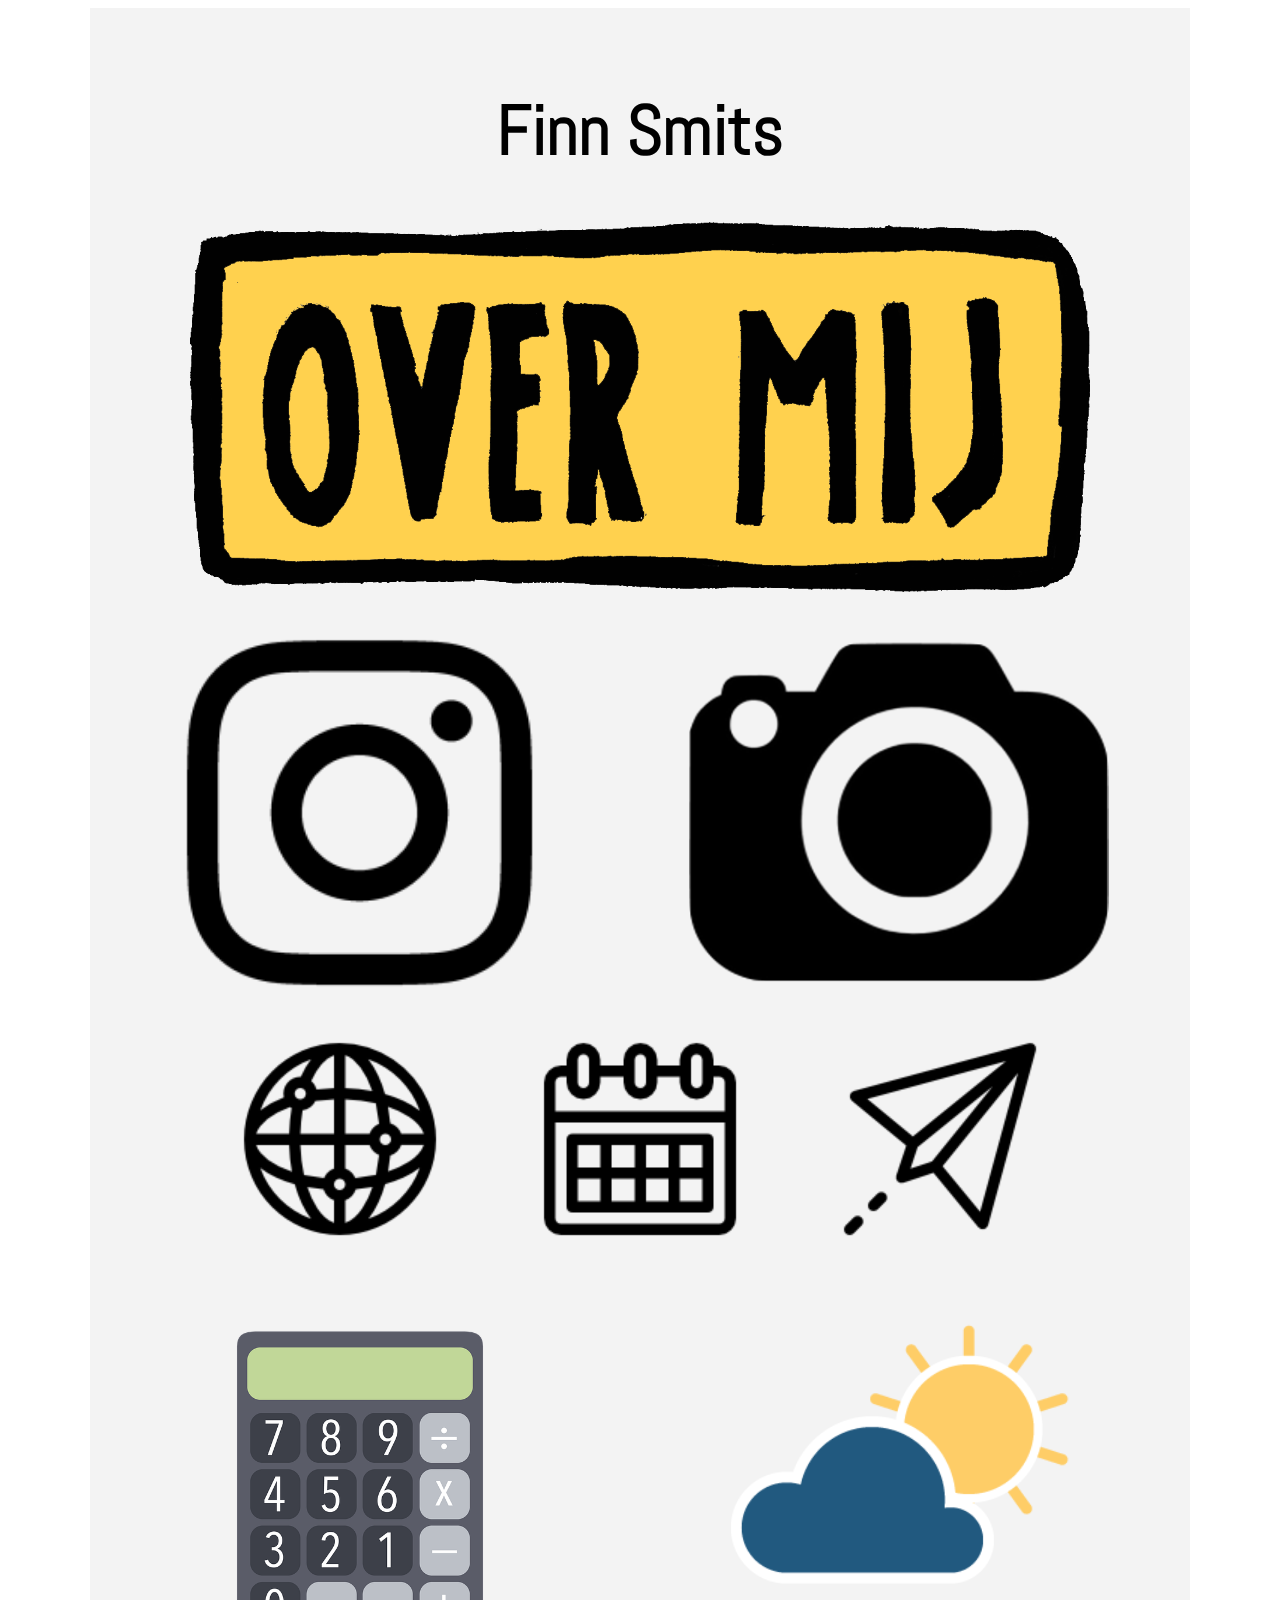
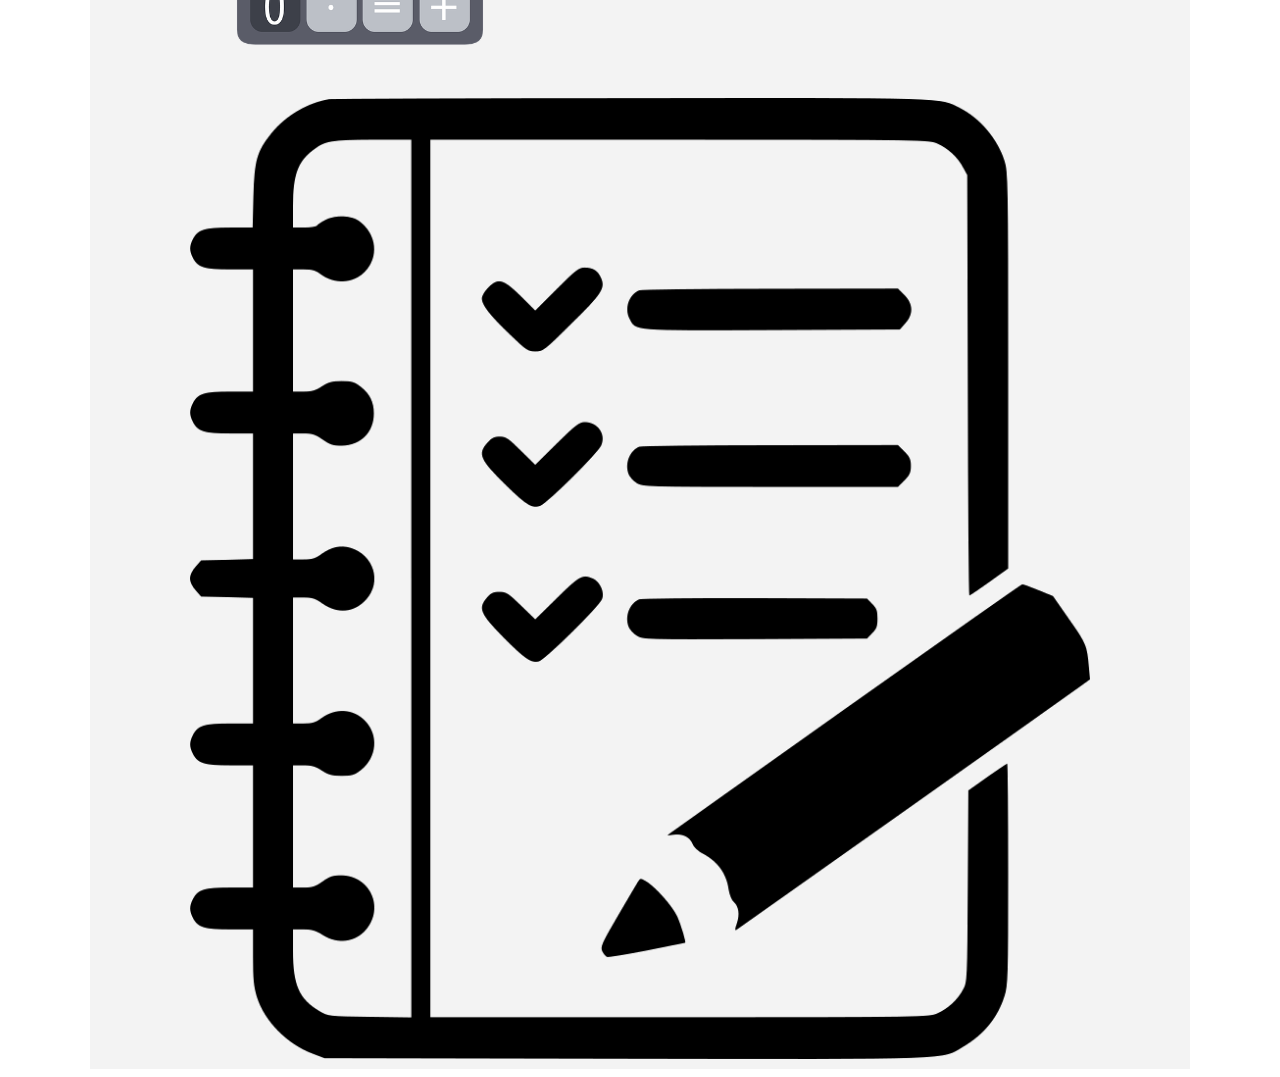
<file: index.html>
<!DOCTYPE html>
<html lang="en">
    <head>
            <link rel="apple-touch-icon" sizes="57x57" href="/apple-icon-57x57.png">
            <link rel="apple-touch-icon" sizes="60x60" href="/apple-icon-60x60.png">
            <link rel="apple-touch-icon" sizes="72x72" href="/apple-icon-72x72.png">
            <link rel="apple-touch-icon" sizes="76x76" href="/apple-icon-76x76.png">
            <link rel="apple-touch-icon" sizes="114x114" href="/apple-icon-114x114.png">
            <link rel="apple-touch-icon" sizes="120x120" href="/apple-icon-120x120.png">
            <link rel="apple-touch-icon" sizes="144x144" href="/apple-icon-144x144.png">
            <link rel="apple-touch-icon" sizes="152x152" href="/apple-icon-152x152.png">
            <link rel="apple-touch-icon" sizes="180x180" href="/apple-icon-180x180.png">
            <link rel="icon" type="image/png" sizes="192x192"  href="/android-icon-192x192.png">
            <link rel="icon" type="image/png" sizes="32x32" href="/favicon-32x32.png">
            <link rel="icon" type="image/png" sizes="96x96" href="/favicon-96x96.png">
            <link rel="icon" type="image/png" sizes="16x16" href="/favicon-16x16.png">
            <link rel="manifest" href="/manifest.json">
            <meta name="msapplication-TileColor" content="#ffffff">
            <meta name="msapplication-TileImage" content="/ms-icon-144x144.png">
            <meta name="theme-color" content="#ffffff">
        <meta charset="UTF-8">
        <meta name="viewport" content="width=device-width, initial-scale=1.0">
        <meta http-equiv="X-UA-Compatible" content="ie=edge">
        <title>Finn Smits</title>
        <link href="/stijl.css" rel="stylesheet">
        <link href="https://fonts.googleapis.com/css?family=Abel" rel="stylesheet">
        <script src="/index.js"></script>

    </head>
    <body>
        <div id="middestuk">
            <h1>Finn Smits</h1> 
            <a href="/paginas/over_mij.html">
                <img src="/images/BALK-OVER-MIJ-1.png" alt="">
            </a> 
            <a id="insta" class="halfimage" href="/paginas/sociale_media.html" >
                <h2> bezoek mijn insta pagina</h2>
            </a>
            <a id="foto" class="halfimage" href="/paginas/shot-by-me.html">
                <h2>bekijk mijn beste foto's</h2>
            </a>
            <a href="/paginas/contact.html">
                 <img src="/images/684800-contact-us.png" alt="">
            </a>
            <a id="calc" class="halfimage" href="/rekenmachine.html">
            </a>
            <a id="weer" class="halfimage" href="/weer.html"> 
            </a>
            <a class="todo11" href="/todo.html"><img src="/images/img_532951.png" alt=""></a>
            <div class="clearfix">
                
            </div>
        </div>
    </body>
</html>
</file>
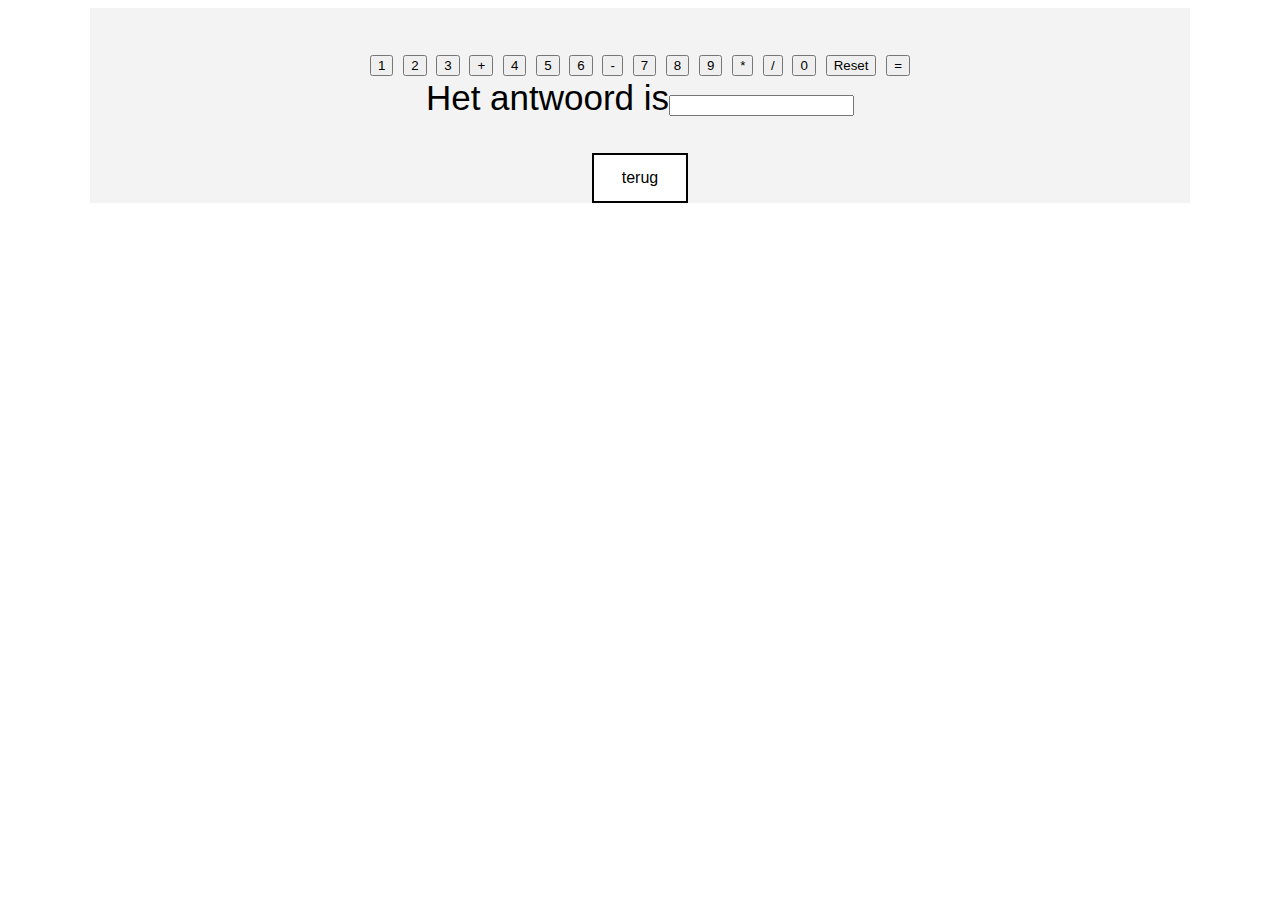
<file: rekenmachine.html>
<html lang="en">
<head>
    <meta charset="UTF-8">
    <meta name="viewport" content="width=device-width, initial-scale=1.0">
    <meta http-equiv="X-UA-Compatible" content="ie=edge">
    <link href="/stijl.css" rel="stylesheet">
    <title>rekenmachine</title>
</head>
<body>
        <div id="middestuk">
                <form name="calculator" >
                                <form name="calculator" >
                                                <input type="button" value="1" onClick="document.calculator.ans.value+='1'">
                                                <input type="button" value="2" onClick="document.calculator.ans.value+='2'">
                                                <input type="button" value="3" onClick="document.calculator.ans.value+='3'">
                                                <input type="button" value="+" onClick="document.calculator.ans.value+='+'">
                                                <input type="button" value="4" onClick="document.calculator.ans.value+='4'">
                                                <input type="button" value="5" onClick="document.calculator.ans.value+='5'">
                                                <input type="button" value="6" onClick="document.calculator.ans.value+='6'">
                                                <input type="button" value="-" onClick="document.calculator.ans.value+='-'">
                                                <input type="button" value="7" onClick="document.calculator.ans.value+='7'">
                                                <input type="button" value="8" onClick="document.calculator.ans.value+='8'">
                                                <input type="button" value="9" onClick="document.calculator.ans.value+='9'">
                                                <input type="button" value="*" onClick="document.calculator.ans.value+='*'">
                                                <input type="button" value="/" onClick="document.calculator.ans.value+='/'">
                                                <input type="button" value="0" onClick="document.calculator.ans.value+='0'">
                                                <input type="reset" value="Reset">
                                                <input type="button" value="=" onClick="document.calculator.ans.value=eval(document.calculator.ans.value)">
                                                <br>Het antwoord is<input type="textfield" name="ans" value="">
                                                </form>
                <a href="/"><button class="btn info">terug</button></a>
</body>
</html>
</file>
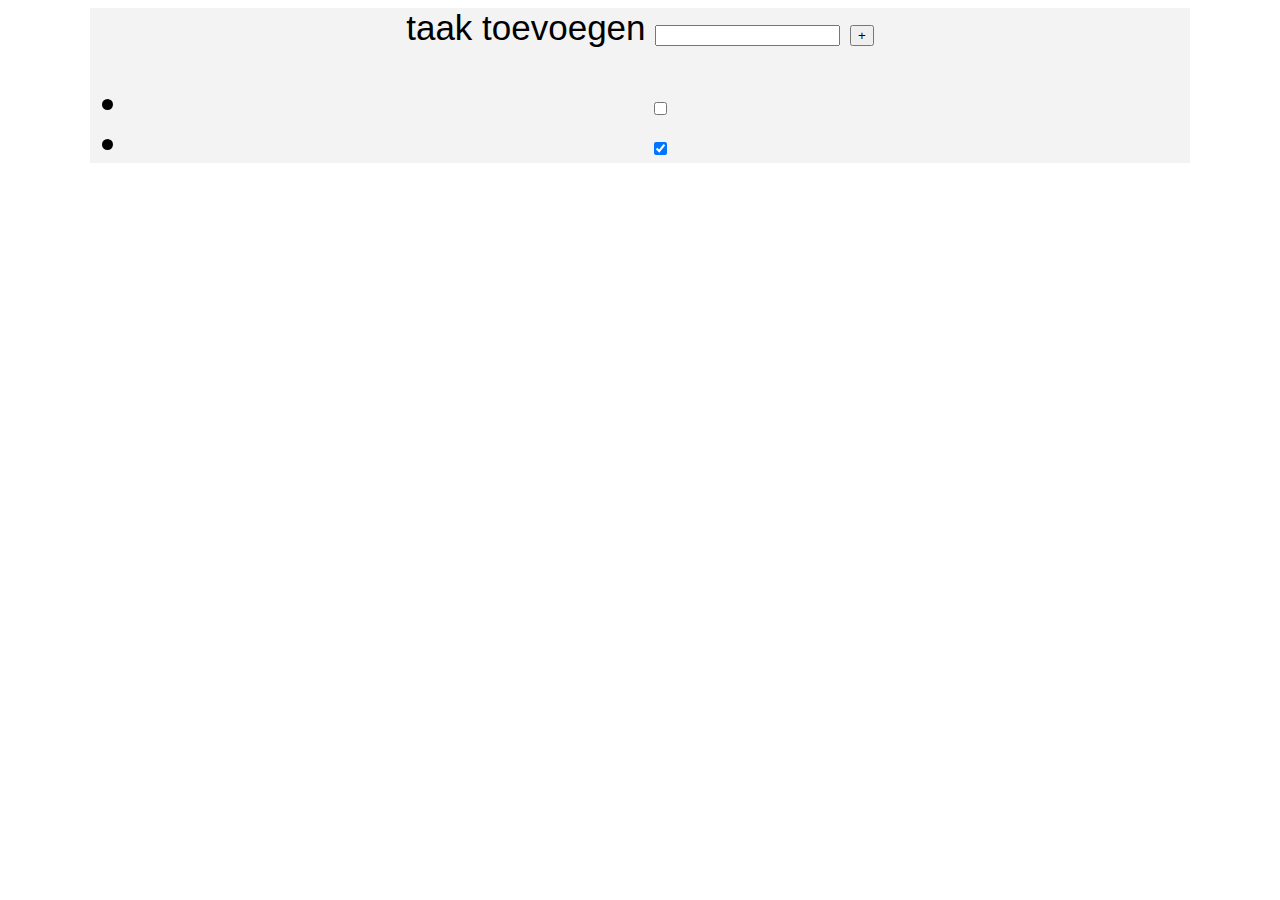
<file: todo.html>
<html lang="en">

<head>
    <meta charset="UTF-8">
    <meta name="viewport" content="width=device-width, initial-scale=1.0">
    <meta http-equiv="X-UA-Compatible" content="ie=edge">
    <title>takenlijst</title>
    <link href="/stijl.css" rel="stylesheet">
    <link href="/todo-stijl.css" rel="stylesheet">

</head>

<body>
    <div id="tomid">
        <label>taak toevoegen
            <input id="taakv" type="text">
        </label> <button id="todoadd">+</button>
        <ul id="taaklijst">
            <li>
                <label><input type="checkbox"></label>
            </li>
            <li class="checked">
                <label><input checked type="checkbox"></label>
            </li>
        </ul>
    </div>
    <script src="/todo.js"></script>
</body>

</html>
</file>
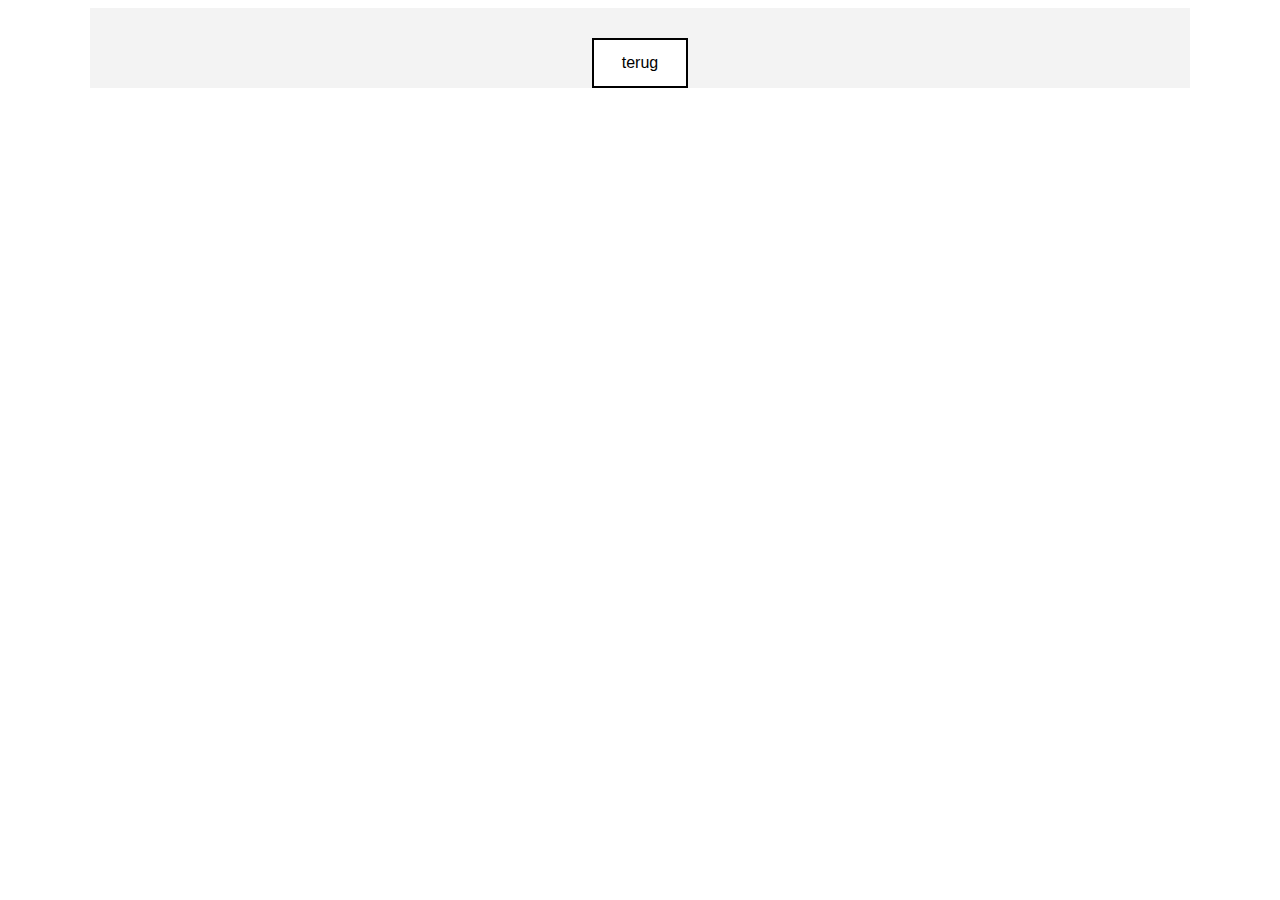
<file: weer.html>
<html lang="en">
<head>
    <meta charset="UTF-8">
    <meta name="viewport" content="width=device-width, initial-scale=1.0">
    <meta http-equiv="X-UA-Compatible" content="ie=edge">
    <link href="/stijl.css" rel="stylesheet">
    <title>weer</title> 
</head>
<body>
        <div id="middestuk">
                <a href="/"><button class="btn info">terug</button></a>
</body>
</html>
</file>
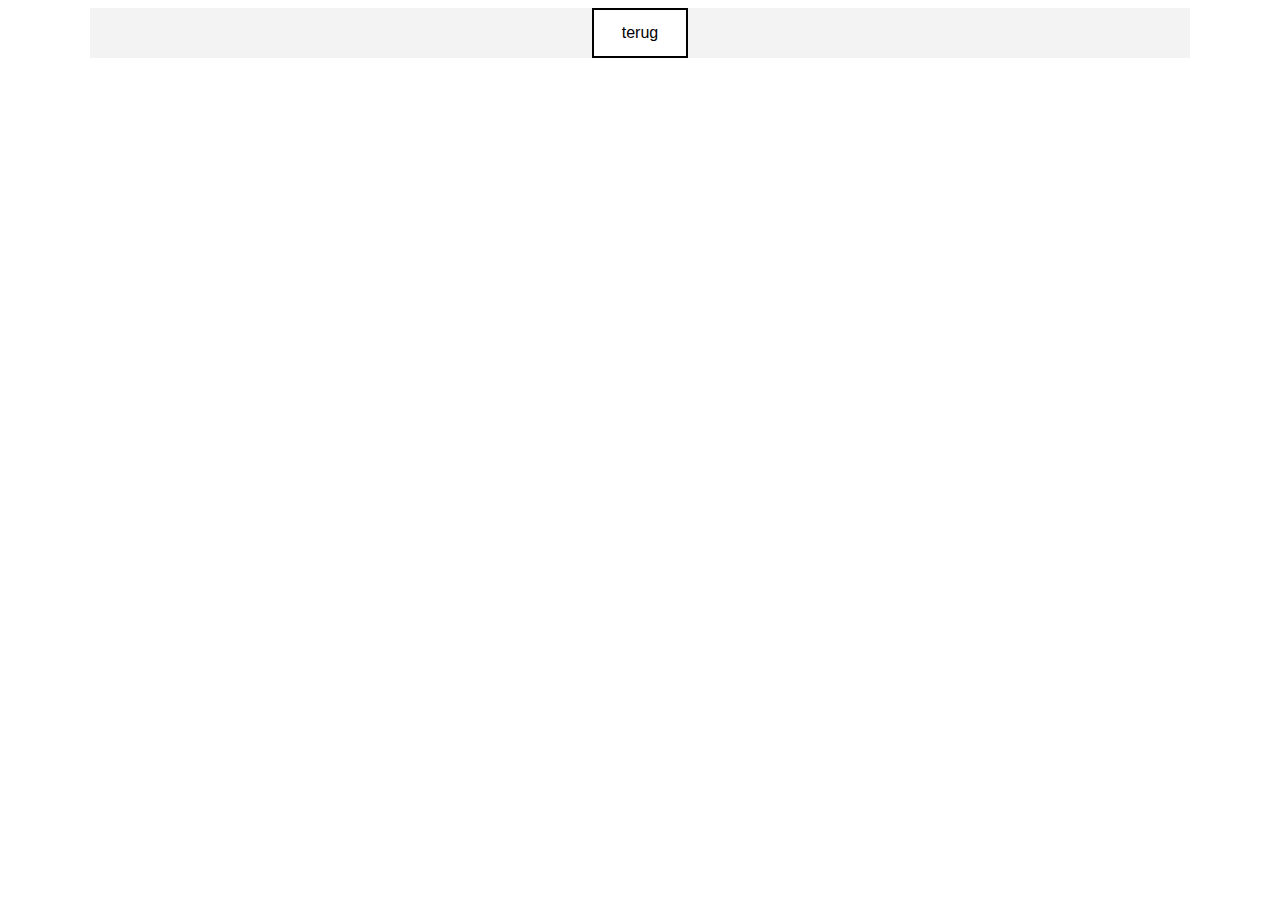
<file: paginas/contact.html>
<html lang="en">
<head>
    <meta charset="UTF-8">
    <meta name="viewport" content="width=device-width, initial-scale=1.0">
    <meta http-equiv="X-UA-Compatible" content="ie=edge">
    <title>contact</title>
    <link href="/stijl.css" rel="stylesheet">
</head>
<body>
    <div id="midd-con"> 
        <!-- www.123formbuilder.com script begins here --><script type="text/javascript" defer src="//www.123formbuilder.com/embed/4573407.js" data-role="form" data-default-width="650px"></script><!-- www.123formbuilder.com script ends here -->
            <a href="/"><button class="btn info">terug</button></a>
    </div>
</body>
</html>
</file>
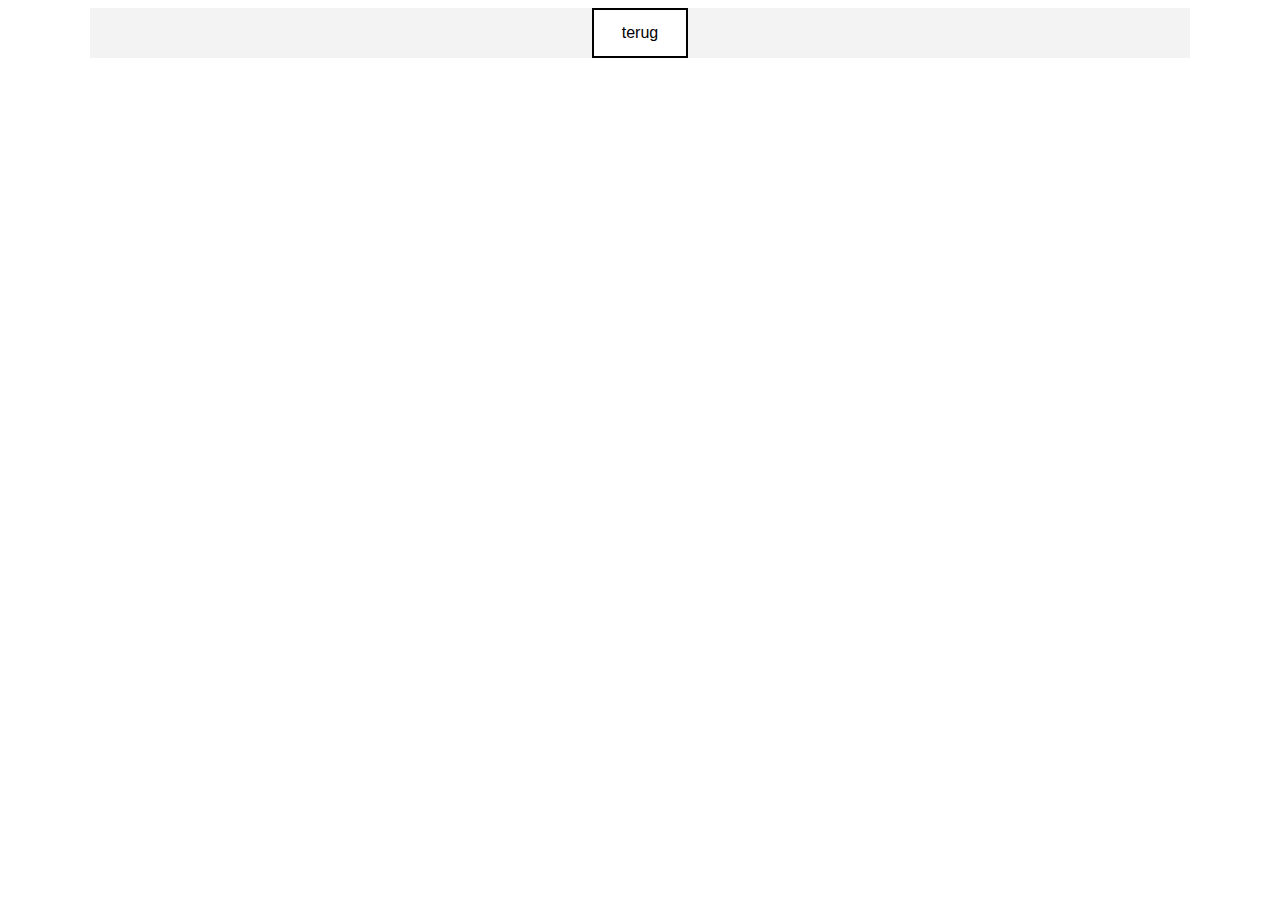
<file: paginas/shot-by-me.html>
<html lang="en">
<head>
    <meta charset="UTF-8">
    <meta name="viewport" content="width=device-width, initial-scale=1.0">
    <meta http-equiv="X-UA-Compatible" content="ie=edge">
    <link href="/stijl.css" rel="stylesheet">
    <title>shot by me</title>
</head>
<body>
        <div id="middsbm">
                <a href="/"><button class="btn info">terug</button></a>
                
        </div>
    
</body>
</html>
</file>
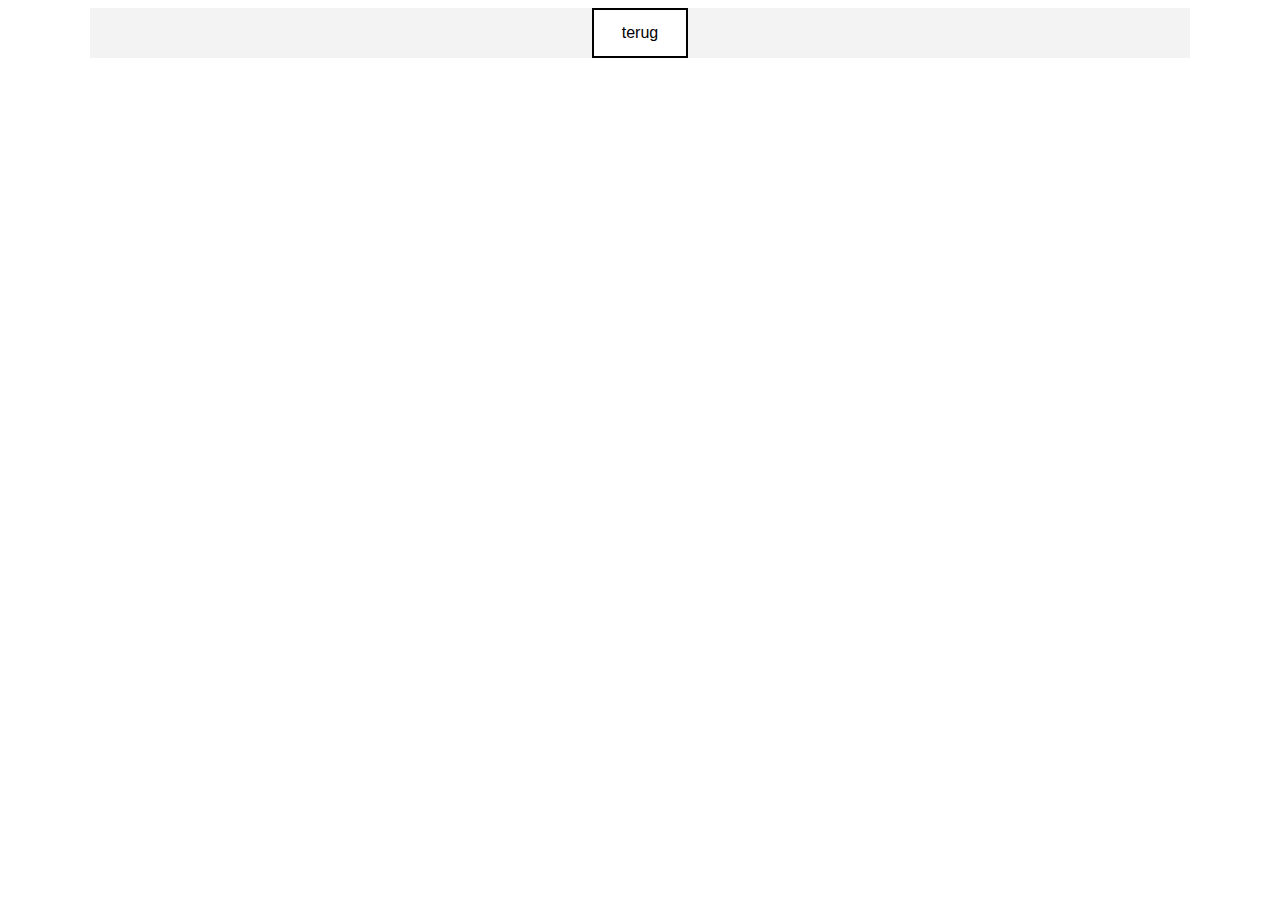
<file: paginas/sociale_media.html>
<html lang="en">
<head>
    <meta charset="UTF-8">
    <meta name="viewport" content="width=device-width, initial-scale=1.0">
    <meta http-equiv="X-UA-Compatible" content="ie=edge">
    <link href="/stijl.css" rel="stylesheet">
    <title>insta</title>
</head>
<body> 
        <div id="middsoc">
        <div id="pixlee_container"></div><script type="text/javascript">window.PixleeAsyncInit = function() {Pixlee.init({apiKey:'eVCQxbLXQ3Ih9454NPuE'});Pixlee.addSimpleWidget({widgetId:'14446'});};</script><script src="//instafeed.assets.pixlee.com/assets/pixlee_widget_1_0_0.js"></script>
                <a href="/"><button class="btn info">terug</button></a>
               
        </div>
</body>
</html>
</file>
<file: stijl.css>
p, h3 {
    color:black;
}

img {
    width: 900px;
}
html {
    font-size: 10px;
    background-color:white;
    font-family: 'Abel', sans-serif;
} 


#middestuk {
    width: 1100px;
    margin-left: auto;
    margin-right: auto;
    background: rgb(243, 243, 243);
    text-align: center;
    font-size: 35px;
    padding-top: 30px
}
.half-image {
    width: 50%;
}
 img :hover{
     color: rgba(165, 165, 165, 0.74);
 }

 #midd-ovm {
    width: 1100px;
    margin-left: auto;
    margin-right: auto;
    background: rgb(243, 243, 243);
    text-align: center;
    font-size: 25px;
}
#midd-con {
    width: 1100px;
    margin-left: auto;
    margin-right: auto;
    background: rgb(243, 243, 243);
    text-align: center;
    font-size: 35px;
}
.info:hover {
    background: rgba(255, 255, 255, 0.554);
    color: rgb(122, 213, 241);
}
.btn {
    border: 2px solid black;
    background-color: white;
    color: black;
    padding: 14px 28px;
    font-size: 16px;
    cursor: pointer;
  }

#insta {
    background-image: url(/images/insta-logo-png-black-6-300x200.png);
}
#foto {
    background-image: url(/images/camera.png);
}
.halfimage {
    width: 49%;
    height: 420px;
    background-size: contain;
    background-repeat: no-repeat;
    background-position: center; 
    float: left;
}

.halfimage h2 {
    margin-top: 170px;
    display: none;
}

.halfimage:hover {
    background-color: rgba(165, 165, 165, 0.74);
    
}
.halfimage:hover h2 {
    display: block;
}

#middestuk h2 {
    color: rgb(112, 112, 112);
}

#middsbm {
    width: 1100px;
    margin-left: auto;
    margin-right: auto;
    background: rgb(243, 243, 243);
    text-align: center;
    font-size: 35px;
}

#middsoc {
    width: 1100px;
    margin-left: auto;
    margin-right: auto;
    background: rgb(243, 243, 243);
    text-align: center;
    font-size: 35px;
}
#tomid {
    width: 1100px;
    margin-left: auto;
    margin-right: auto;
    background: rgb(243, 243, 243);
    text-align: center;
    font-size: 35px;

}

#calc {
     background-image: url(/images/Calculator-2478633_960_720.png);
}

#weer {
    background-image: url(/images/07-Weather.png);
}

.clearfix {
    clear: both;
}
#todo11 {
    width: 420px
}
</file>
<file: todo-stijl.css>
.cheked {
    color: gray;
    text-decoration: line-through;
}
</file>
